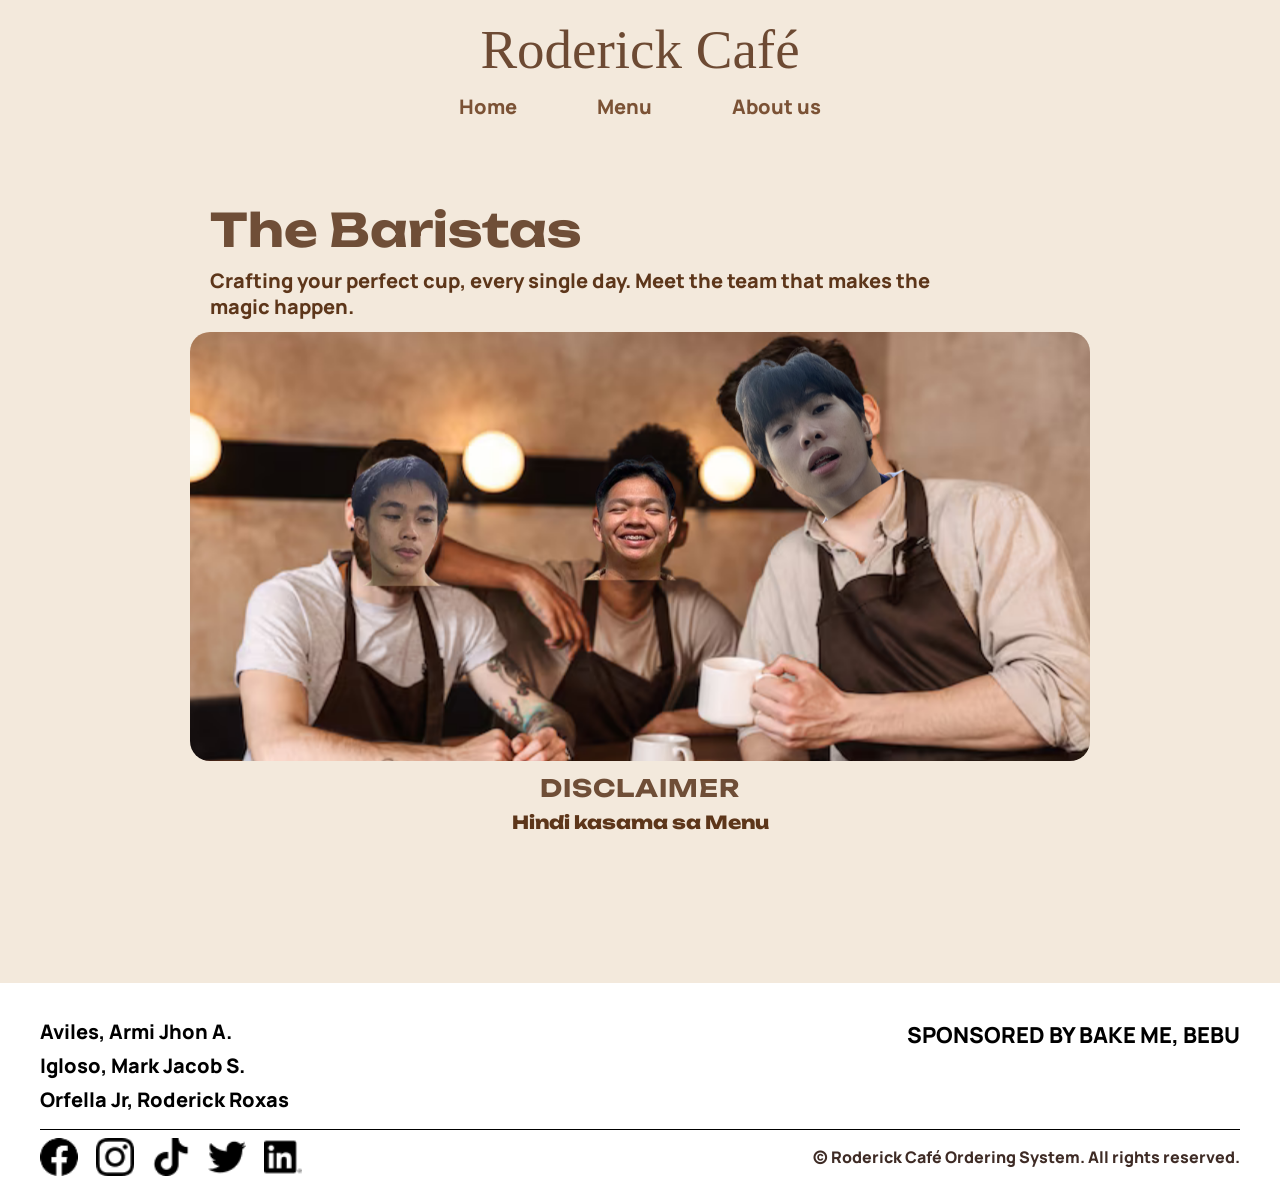
<file: about.html>
<!DOCTYPE html>
<html lang="en">
<head>
  <meta charset="UTF-8" />
  <meta name="viewport" content="width=device-width, initial-scale=1.0" />
  <title>About Us | Roderick Café</title>

  <link rel="preconnect" href="https://fonts.googleapis.com">
  <link rel="preconnect" href="https://fonts.gstatic.com" crossorigin>
  <link href="https://fonts.googleapis.com/css2?family=Chewy&family=Manrope:wght@700;800&family=Unbounded:wght@700&display=swap" rel="stylesheet">

  <link rel="stylesheet" href="styles.css">
</head>

<body>

  <nav class="navbar">
    <h1 class="logo">Roderick Café</h1>
    <div class="nav-links">
      <a href="home.html">Home</a>
      <a href="menu.html">Menu</a>
      <a href="about.html">About us</a>
    </div>
  </nav>

  <section class="about-hero">
    <div class="about-copy">
      <div class="about-title-top">The Baristas</div>
      <p class="hero-subtitle">Crafting your perfect cup, every single day. Meet the team that makes the magic happen.</p>
    </div>

    <img src="baristas.png" class="about-hero-bg" alt="Baristas" />

    <div class="about-disclaimer">
      <div class="disclaimer-title">DISCLAIMER</div>
      <div class="disclaimer-text">Hindi kasama sa Menu</div>
    </div>
  </section>

  <footer>
    <div class="footer-top">
      <div class="footer-left">
        Aviles, Armi Jhon A.<br>
        Igloso, Mark Jacob S.<br>
        Orfella Jr, Roderick Roxas
      </div>
      <div class="footer-right">
        SPONSORED BY BAKE ME, BEBU
      </div>
    </div>

    <div class="footer-line"></div>

    <div class="footer-bottom">
      <div class="social-icons">
        <img src="facebook.png" alt="Facebook">
        <img src="instagram.png" alt="Instagram">
        <img src="tiktok.png" alt="TikTok">
        <img src="twitter.png" alt="Twitter">
        <img src="linkedin.png" alt="LinkedIn">
      </div>
      <div class="copyright">
        © Roderick Café Ordering System. All rights reserved.
      </div>
    </div>
  </footer>

</body>
</html>
</file>
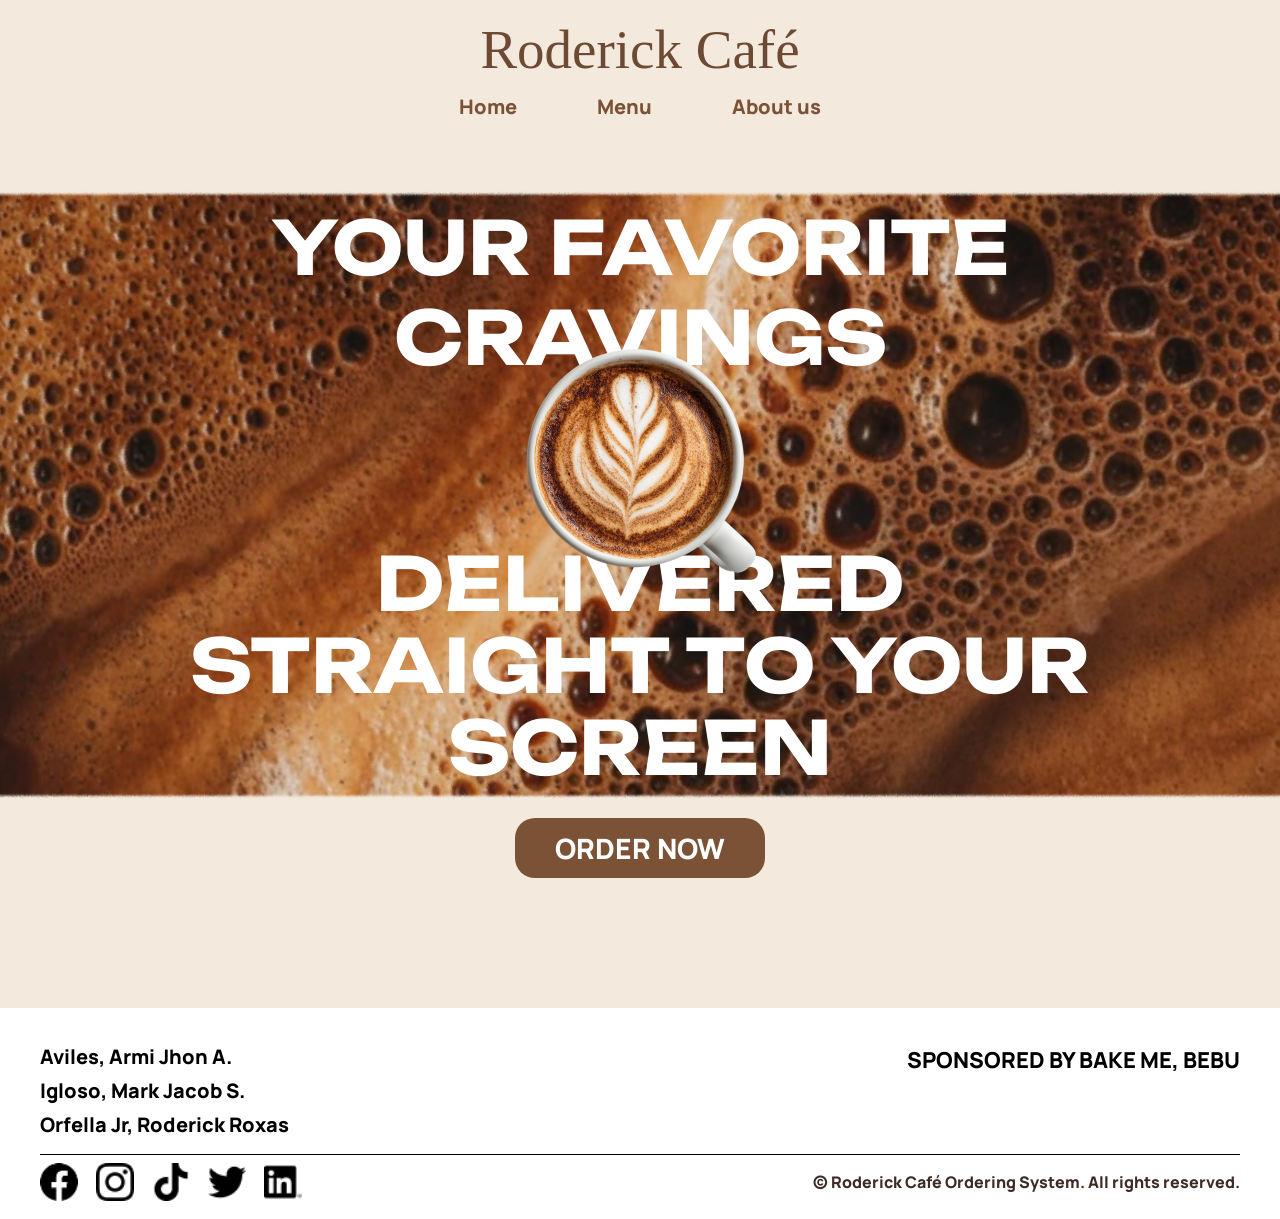
<file: home.html>
<!DOCTYPE html>
<html lang="en">
<head>
  <meta charset="UTF-8" />
  <meta name="viewport" content="width=device-width, initial-scale=1.0"/>
  <title>Roderick Café</title>

  <link rel="preconnect" href="https://fonts.googleapis.com">
  <link rel="preconnect" href="https://fonts.gstatic.com" crossorigin>

  <link href="https://fonts.googleapis.com/css2?family=Chewy&family=Manrope:wght@700;800&family=Unbounded:wght@700&display=swap" rel="stylesheet">

  <link rel="stylesheet" href="styles.css">
</head>

<body>

  <nav class="navbar">

    <h1 class="logo">Roderick Café</h1>

    <div class="nav-links">
      <a href="home.html">Home</a>
      <a href="menu.html">Menu</a>
      <a href="about.html">About us</a>
    </div>

  </nav>

  <section class="hero">

    <img src="coffee_background.png" class="hero-bg">

    <div class="hero-content">

      <div class="hero-title-top">
        YOUR FAVORITE <br>
        CRAVINGS
      </div>

      <img src="coffee.png" class="coffee-center">

      <div class="hero-title-bottom">
        DELIVERED <br>
        STRAIGHT TO YOUR <br>
        SCREEN
      </div>

    </div>

  </section>

  <div class="button-container">
    <button class="order-btn">
      ORDER NOW
    </button>
  </div>

  <footer>

    <div class="footer-top">

      <div class="footer-left">
        Aviles, Armi Jhon A.<br>
        Igloso, Mark Jacob S.<br>
        Orfella Jr, Roderick Roxas
      </div>

      <div class="footer-right">
        SPONSORED BY BAKE ME, BEBU
      </div>

    </div>

    <div class="footer-line"></div>

    <div class="footer-bottom">

      <div class="social-icons">
        <img src="facebook.png">
        <img src="instagram.png">
        <img src="tiktok.png">
        <img src="twitter.png">
        <img src="linkedin.png">
      </div>

      <div class="copyright">
        © Roderick Café Ordering System. All rights reserved.
      </div>

    </div>

  </footer>

</body>
</html>
</file>
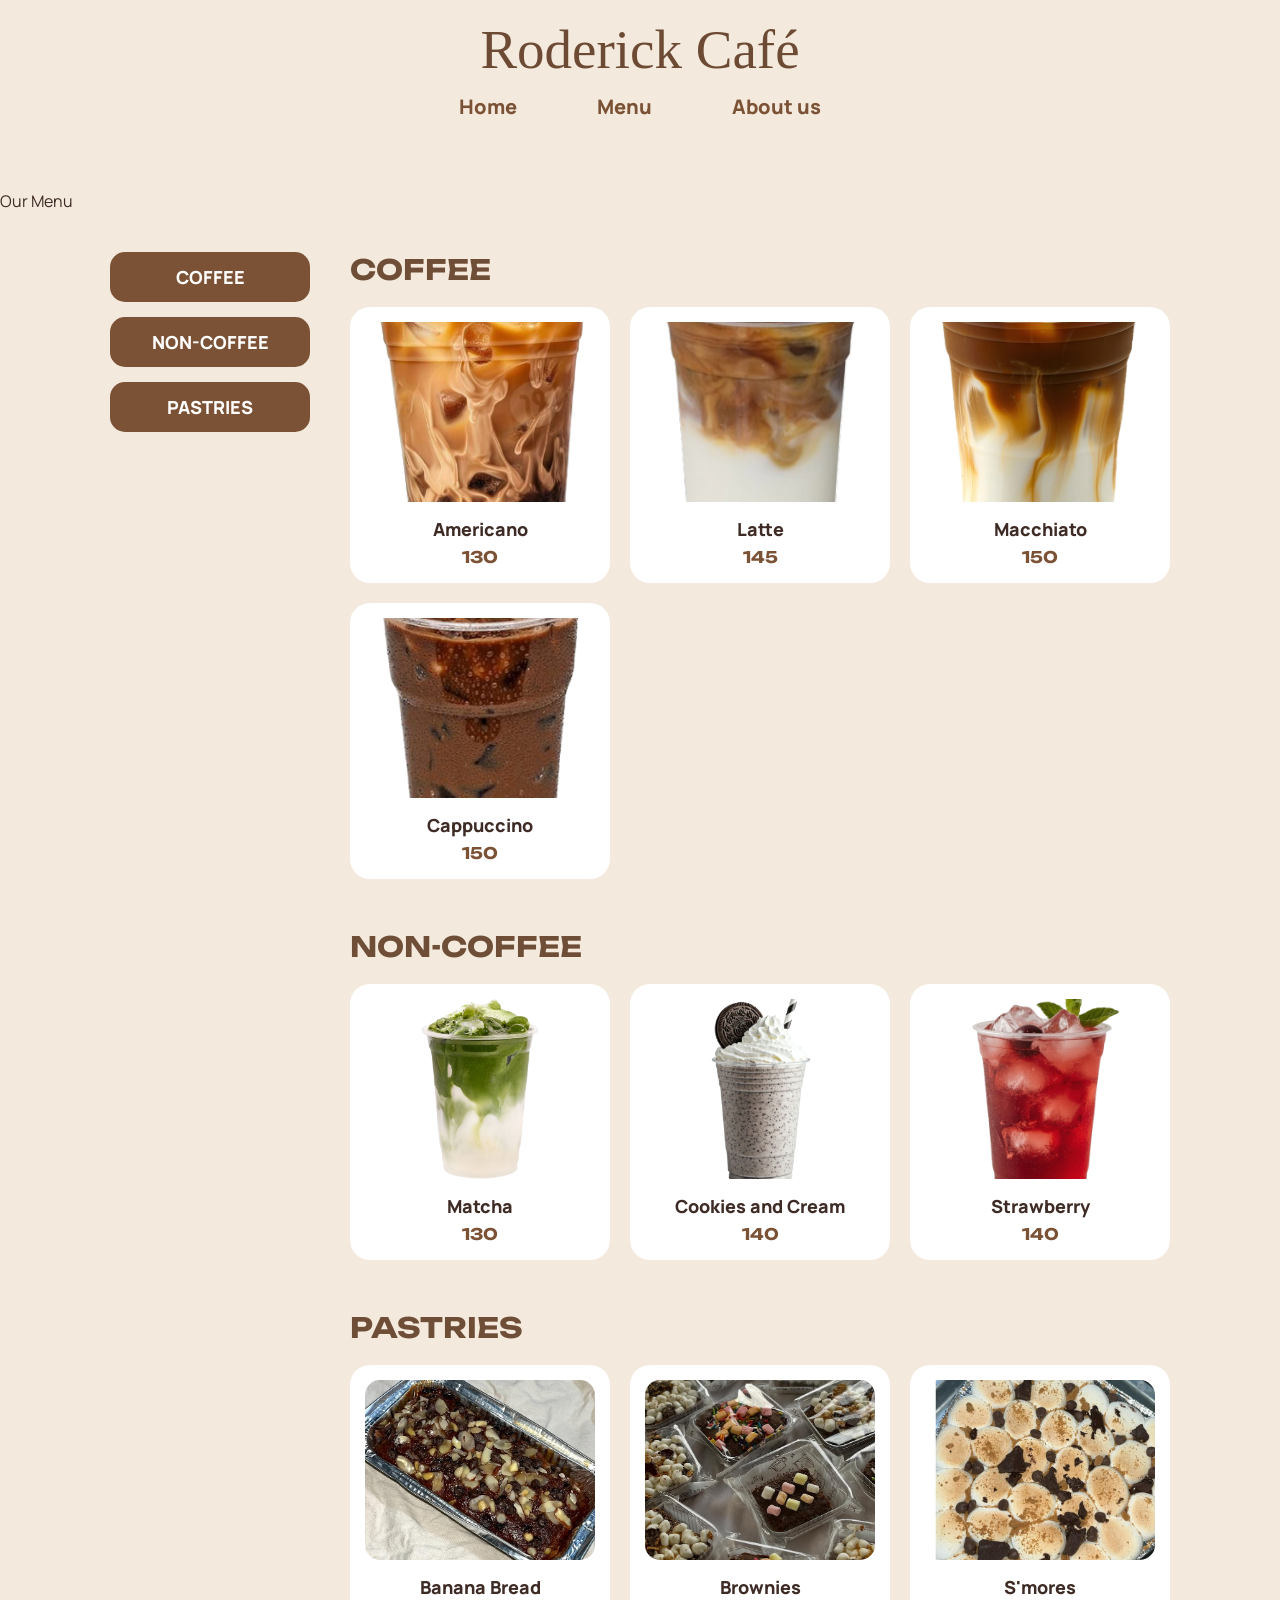
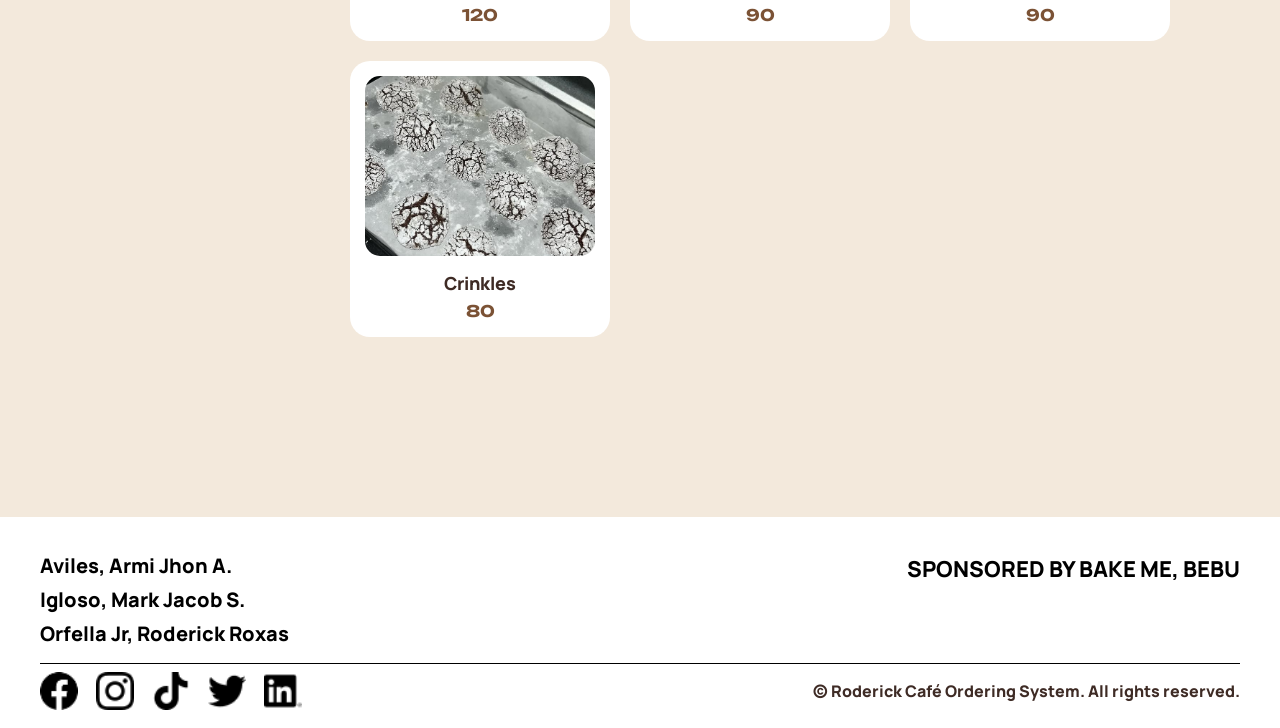
<file: menu.html>
<!DOCTYPE html>
<html lang="en">
<head>
  <meta charset="UTF-8" />
  <meta name="viewport" content="width=device-width, initial-scale=1.0"/>
  <title>Menu | Roderick Café</title>

  <link rel="preconnect" href="https://fonts.googleapis.com">
  <link rel="preconnect" href="https://fonts.gstatic.com" crossorigin>
  <link href="https://fonts.googleapis.com/css2?family=Chewy&family=Manrope:wght@700;800&family=Unbounded:wght@700&display=swap" rel="stylesheet">

  <link rel="stylesheet" href="styles.css">
</head>
<body>

  <nav class="navbar">
    <h1 class="logo">Roderick Café</h1>
    <div class="nav-links">
      <a href="home.html">Home</a>
      <a href="#">Menu</a>
      <a href="about.html">About us</a>
    </div>
  </nav>

  <section class="menu-hero">
    <div class="menu-copy">
      <div class="menu-title-top">Our Menu</div>
    </div>
  </section>

  <main class="menu-container">
    
    <aside class="menu-sidebar">
      <a href="#coffee-section" class="category-btn">COFFEE</a>
      <a href="#non-coffee-section" class="category-btn">NON-COFFEE</a>
      <a href="#pastries-section" class="category-btn">PASTRIES</a>
    </aside>

    <section class="menu-content">

      <div id="coffee-section" class="menu-category">
        <h2>COFFEE</h2>
        <div class="menu-grid">
          <div class="menu-item">
            <img src="americano.png" alt="Americano">
            <h3>Americano</h3>
            <span class="price">130</span>
          </div>
          <div class="menu-item">
            <img src="latte.png" alt="Latte">
            <h3>Latte</h3>
            <span class="price">145</span>
          </div>
          <div class="menu-item">
            <img src="macchiato.png" alt="Macchiato">
            <h3>Macchiato</h3>
            <span class="price">150</span>
          </div>
          <div class="menu-item">
            <img src="mocha.png" alt="Cappuccino"> 
            <h3>Cappuccino</h3>
            <span class="price">150</span>
          </div>
        </div>
      </div>

      <div id="non-coffee-section" class="menu-category">
        <h2>NON-COFFEE</h2>
        <div class="menu-grid">
          <div class="menu-item">
            <img src="matcha.png" alt="Matcha">
            <h3>Matcha</h3>
            <span class="price">130</span>
          </div>
          <div class="menu-item">
            <img src="cnc.png" alt="Cookies and Cream">
            <h3>Cookies and Cream</h3>
            <span class="price">140</span>
          </div>
          <div class="menu-item">
            <img src="strawberry.png" alt="Strawberry">
            <h3>Strawberry</h3>
            <span class="price">140</span>
          </div>
        </div>
      </div>

      <div id="pastries-section" class="menu-category">
        <h2>PASTRIES</h2>
        <div class="menu-grid">
          <div class="menu-item">
            <img src="bananabread.jpg" alt="Banana Bread">
            <h3>Banana Bread</h3>
            <span class="price">120</span>
          </div>
          <div class="menu-item">
            <img src="brownies.jpg" alt="Brownies">
            <h3>Brownies</h3>
            <span class="price">90</span>
          </div>
          <div class="menu-item">
            <img src="smores.jpg" alt="S'mores">
            <h3>S'mores</h3>
            <span class="price">90</span>
          </div>
          <div class="menu-item">
            <img src="crinkles.jpg" alt="Crinkles">
            <h3>Crinkles</h3>
            <span class="price">80</span>
          </div>
        </div>
      </div>

    </section>
  </main>

  <footer>
    <div class="footer-top">
      <div class="footer-left">
        Aviles, Armi Jhon A.<br>
        Igloso, Mark Jacob S.<br>
        Orfella Jr, Roderick Roxas
      </div>
      <div class="footer-right">
        SPONSORED BY BAKE ME, BEBU
      </div>
    </div>

    <div class="footer-line"></div>

    <div class="footer-bottom">
      <div class="social-icons">
        <img src="facebook.png" alt="Facebook">
        <img src="instagram.png" alt="Instagram">
        <img src="tiktok.png" alt="TikTok">
        <img src="twitter.png" alt="Twitter">
        <img src="linkedin.png" alt="LinkedIn">
      </div>
      <div class="copyright">
        © Roderick Café Ordering System. All rights reserved.
      </div>
    </div>
  </footer>

</body>
</html>
</file>
<file: styles.css>
*{
  margin:0;
  padding:0;
  box-sizing:border-box;
}

body{
  background:#F3E9DC;
  color:#3E2B25;
  font-family:'Manrope', sans-serif;
  overflow-x:hidden;
}


.navbar{
  width:100%;
  height:190px;
  background:#F3E9DC;
  display:flex;
  flex-direction:column;
  align-items:center;
  padding-top:18px;
}

.logo{
  font-family:'Chewy', cursive;
  font-weight:400;
  font-size:55px;
  color:#6D4A33;
}

.nav-links{
  display:flex;
  gap:80px;
  margin-top:12px;
}

.nav-links a{
  text-decoration:none;
  font-family:'Manrope', sans-serif;
  font-weight:800;
  font-size:20px;
  color:#7B5235;
}


.hero{
  position:relative;
  width:100%;
  height:610px;
  overflow:hidden;
}

.hero-bg{
  width:100%;
  height:100%;
  object-fit:cover;
  display:block;
}

.hero-content{
  position:absolute;
  top:50%;
  left:50%;
  transform:translate(-50%, -50%);
  text-align:center;
  width:100%;
}

.hero-title-top{
  font-family:'Unbounded', sans-serif;
  font-weight:700;
  font-size:74px;
  line-height:90px;
  color:#FFFFFF;
  text-transform:uppercase;
  margin-bottom:-35px;
  position:relative;
  z-index:1;
}

.coffee-center{
  width:250px;
  margin-top:-10px;
  margin-bottom:-10px;
  position:relative;
  z-index:2;
}

.hero-title-bottom{
  font-family:'Unbounded', sans-serif;
  font-weight:700;
  font-size:74px;
  line-height:82px;
  color:#FFFFFF;
  text-transform:uppercase;
  margin-top:-40px;
  position:relative;
  z-index:1;
}

.about-hero{
  background:#F3E9DC;
  padding:12px 0 0 0;
  width:100%;
  max-width:100%;
  margin:0;
}

.about-copy{
  max-width:900px;
  margin:0 auto 12px;
  padding:0 20px;
  text-align:left;
}

.about-title-top{
  font-family:'Unbounded', sans-serif;
  font-weight:700;
  font-size:46px;
  line-height:56px;
  color:#6F4E37;
  margin-bottom:10px;
}

.hero-subtitle{
  font-family:'Manrope', sans-serif;
  font-weight:800;
  font-size:20px;
  color:#5D361A;
  line-height:1.3;
  max-width:720px;
}

.about-hero-bg{
  width:100%;
  max-width:900px;
  height:auto;
  display:block;
  object-fit:cover;
  margin:0 auto;
  border-radius:20px;
}

.about-disclaimer{
  text-align:center;
  margin-top:12px;
  padding-bottom:20px;
}

.disclaimer-title{
  font-family:'Unbounded', sans-serif;
  font-weight:700;
  font-size:24px;
  letter-spacing:1px;
  color:#6F4E37;
}

.disclaimer-text{
  font-family:'Unbounded', sans-serif;
  font-weight:800;
  font-size:18px;
  color:#5D361A;
  margin-top:8px;
}


.button-container{
  width:100%;
  display:flex;
  justify-content:center;
  margin-top:18px;
}

.order-btn{
  width:250px;
  height:60px;
  border:none;
  border-radius:20px;
  background:#7B5235;
  color:white;
  font-family:'Manrope', sans-serif;
  font-weight:800;
  font-size:28px;
  cursor:pointer;
}


footer{
  margin-top:130px;
  background:#FFFFFF;
  padding:32px 40px 18px;
}

.footer-top{
  display:flex;
  justify-content:space-between;
  align-items:flex-start;
  gap:24px;
}

.footer-left{
  font-family:'Manrope', sans-serif;
  font-weight:800;
  font-size:20px;
  color:#000000;
  line-height:34px;
}

.footer-right{
  font-family:'Manrope', sans-serif;
  font-weight:800;
  font-size:22px;
  color:#000000;
  margin-top:5px;
}

.footer-line{
  width:100%;
  height:1px;
  background:#000000;
  margin:12px 0 8px;
}

.footer-bottom{
  display:flex;
  justify-content:space-between;
  align-items:center;
  flex-wrap:wrap;
  gap:16px;
}

.social-icons{
  display:flex;
  align-items:center;
  gap:18px;
}

.social-icons img{
  width:38px;
  height:38px;
  object-fit:contain;
  cursor:pointer;
}

.copyright{
  font-family:'Manrope', sans-serif;
  font-weight:800;
  font-size:16px;
  color:#3E2B25;
}
.menu-container{
  display:flex;
  max-width:1100px;
  margin:40px auto;
  padding:0 20px;
  gap:40px;
}

.menu-sidebar{
  width:200px;
  position:sticky;
  top:20px;
  display:flex;
  flex-direction:column;
  gap:15px;
}

.category-btn{
  width:100%;
  height:50px;
  background:#7B5235;
  color:white;
  text-decoration:none;
  font-family:'Manrope', sans-serif;
  font-weight:800;
  font-size:18px;
  display:flex;
  align-items:center;
  justify-content:center;
  border-radius:15px;
}

.category-btn:hover{
  background:#6D4A33;
}

.menu-content{
  flex:1;
}

.menu-category{
  margin-bottom:50px;
}

.menu-category h2{
  font-family:'Unbounded', sans-serif;
  font-weight:700;
  font-size:28px;
  color:#6F4E37;
  margin-bottom:20px;
}

.menu-grid{
  display:grid;
  grid-template-columns:repeat(3, 1fr);
  gap:20px;
}

.menu-item{
  background:#FFFFFF;
  padding:15px;
  border-radius:20px;
  text-align:center;
}

.menu-item img{
  width:100%;
  height:180px;
  object-fit:cover;
  border-radius:15px;
  margin-bottom:10px;
}

.menu-item h3{
  font-family:'Manrope', sans-serif;
  font-weight:800;
  font-size:18px;
  color:#3E2B25;
  margin-bottom:5px;
}

.menu-item .price{
  font-family:'Unbounded', sans-serif;
  font-weight:700;
  font-size:16px;
  color:#7B5235;
}
</file>
